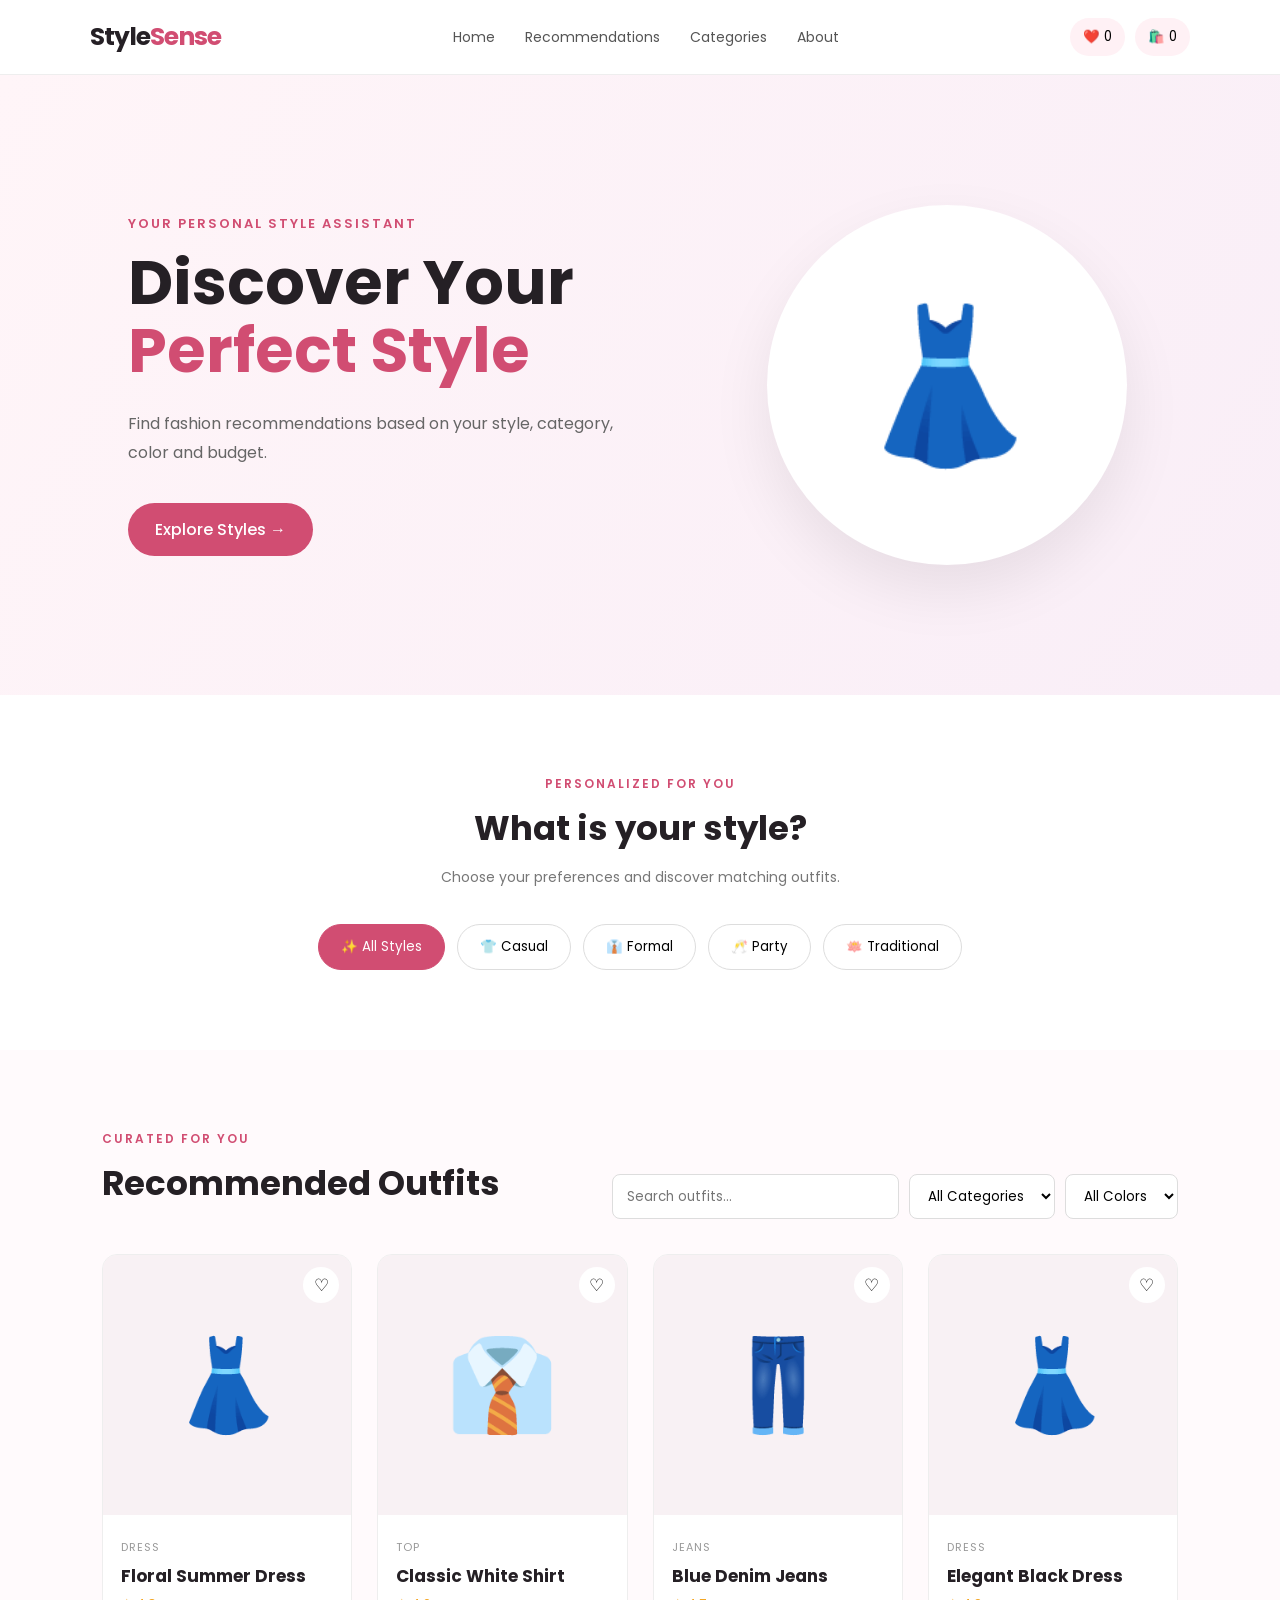
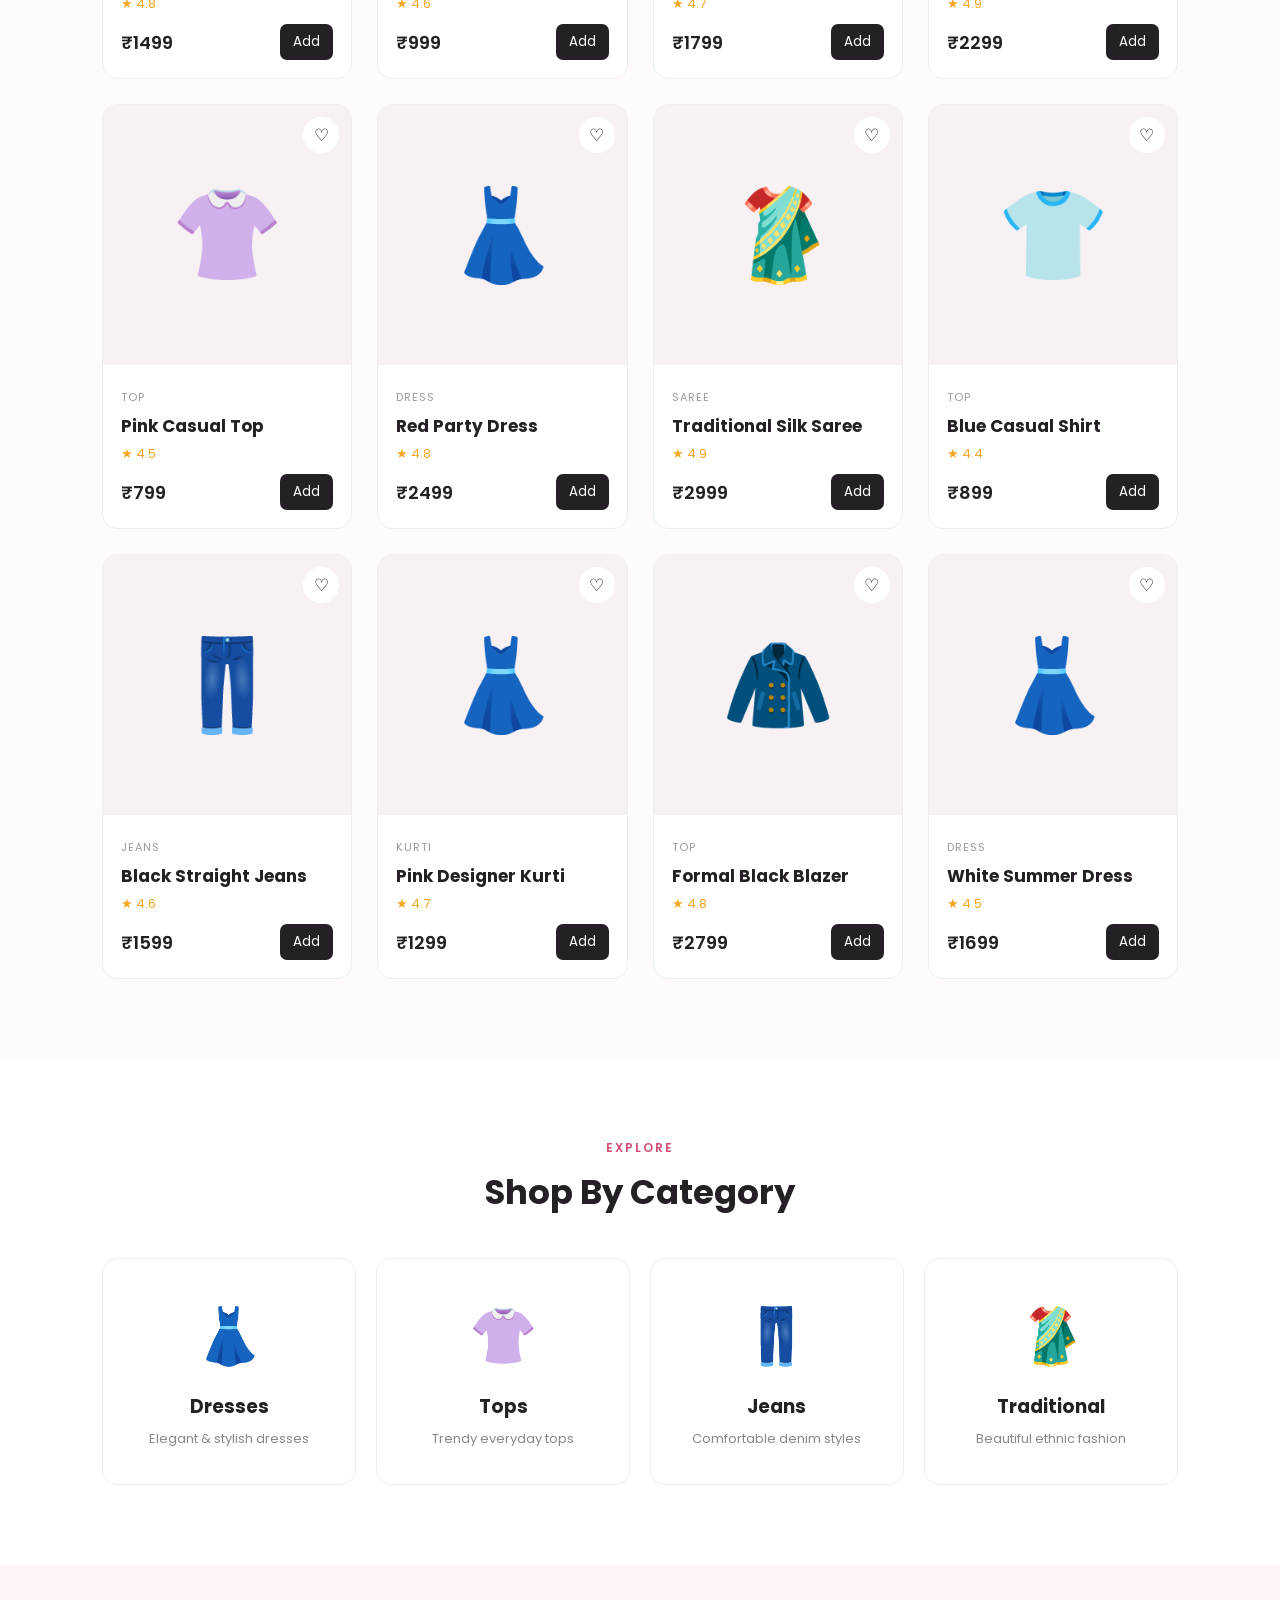
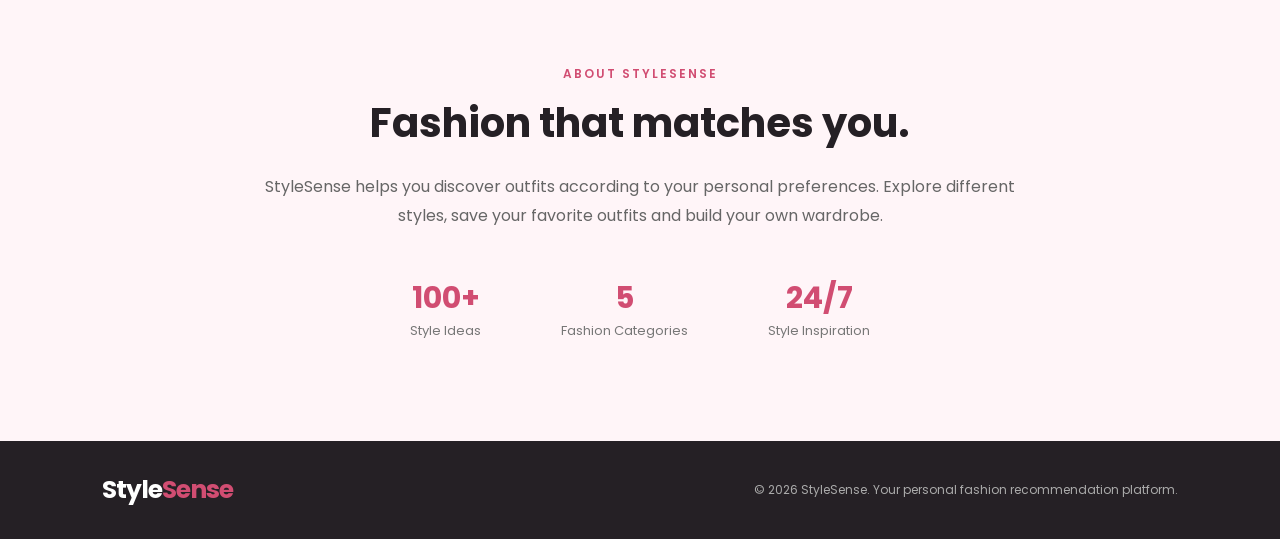
<file: index.html>
<!DOCTYPE html>
<html lang="en">
<head>
    <meta charset="UTF-8">
    <meta name="viewport" content="width=device-width, initial-scale=1.0">

    <title>StyleSense - Fashion Recommendation</title>

    <link rel="stylesheet" href="style.css">

    <!-- Google Font -->
    <link
        href="https://fonts.googleapis.com/css2?family=Poppins:wght@300;400;500;600;700&display=swap"
        rel="stylesheet"
    >
</head>

<body>

   <!-- ---------------------------NAVBAR--------------------------- -->

    <header class="navbar">

        <div class="logo">
            Style<span>Sense</span>
        </div>

        <nav>
            <a href="#home">Home</a>
            <a href="#recommendations">Recommendations</a>
            <a href="#categories">Categories</a>
            <a href="#about">About</a>
        </nav>

        <div class="nav-icons">

            <button id="favoriteBtn" class="icon-btn">
                ❤️ <span id="favoriteCount">0</span>
            </button>

            <button id="cartBtn" class="icon-btn">
                🛍️ <span id="cartCount">0</span>
            </button>

        </div>

    </header>


    <!-- ================= HERO SECTION ================= -->

    <section id="home" class="hero">

        <div class="hero-content">

            <p class="small-heading">YOUR PERSONAL STYLE ASSISTANT</p>

            <h1>
                Discover Your
                <span>Perfect Style</span>
            </h1>

            <p class="hero-text">
                Find fashion recommendations based on your style,
                category, color and budget.
            </p>

            <a href="#recommendations" class="hero-btn">
                Explore Styles →
            </a>

        </div>

        <div class="hero-image">
            <div class="fashion-circle">
                👗
            </div>
        </div>

    </section>


    

    <section class="style-section">

        <div class="section-title">

            <p>PERSONALIZED FOR YOU</p>

            <h2>What is your style?</h2>

            <span>
                Choose your preferences and discover matching outfits.
            </span>

        </div>

        <div class="style-options">

            <button class="style-btn active" data-style="all">
                ✨ All Styles
            </button>

            <button class="style-btn" data-style="casual">
                👕 Casual
            </button>

            <button class="style-btn" data-style="formal">
                👔 Formal
            </button>

            <button class="style-btn" data-style="party">
                🥂 Party
            </button>

            <button class="style-btn" data-style="traditional">
                🪷 Traditional
            </button>

        </div>

    </section>


    <!-- ----------------------RECOMMENDATIONS SECTION---------------------- -->

    <section id="recommendations" class="recommendation-section">

        <div class="section-heading">

            <div>
                <p>CURATED FOR YOU</p>
                <h2>Recommended Outfits</h2>
            </div>

            <div class="filters">

                <input
                    type="text"
                    id="searchInput"
                    placeholder="Search outfits..."
                >

                <select id="categoryFilter">

                    <option value="all">All Categories</option>
                    <option value="dress">Dresses</option>
                    <option value="top">Tops</option>
                    <option value="jeans">Jeans</option>
                    <option value="saree">Saree</option>
                    <option value="kurti">Kurti</option>

                </select>

                <select id="colorFilter">

                    <option value="all">All Colors</option>
                    <option value="black">Black</option>
                    <option value="white">White</option>
                    <option value="blue">Blue</option>
                    <option value="pink">Pink</option>
                    <option value="red">Red</option>

                </select>

            </div>

        </div>


        <!-- Products will be generated using JavaScript -->

        <div id="productContainer" class="product-grid"></div>

    </section>


   <!-- ----------------------CATEGORIES SECTION---------------------- -->

    <section id="categories" class="categories-section">

        <div class="section-title">

            <p>EXPLORE</p>

            <h2>Shop By Category</h2>

        </div>

        <div class="category-grid">

            <div class="category-card" data-category="dress">
                <div class="category-icon">👗</div>
                <h3>Dresses</h3>
                <p>Elegant & stylish dresses</p>
            </div>

            <div class="category-card" data-category="top">
                <div class="category-icon">👚</div>
                <h3>Tops</h3>
                <p>Trendy everyday tops</p>
            </div>

            <div class="category-card" data-category="jeans">
                <div class="category-icon">👖</div>
                <h3>Jeans</h3>
                <p>Comfortable denim styles</p>
            </div>

            <div class="category-card" data-category="traditional">
                <div class="category-icon">🥻</div>
                <h3>Traditional</h3>
                <p>Beautiful ethnic fashion</p>
            </div>

        </div>

    </section>


    <!-- --------------------ABOUT SECTION-------------------- -->

    <section id="about" class="about-section">

        <div class="about-content">

            <p>ABOUT STYLESENSE</p>

            <h2>Fashion that matches you.</h2>

            <p>
                StyleSense helps you discover outfits according to
                your personal preferences. Explore different styles,
                save your favorite outfits and build your own wardrobe.
            </p>

            <div class="about-features">

                <div>
                    <strong>100+</strong>
                    <span>Style Ideas</span>
                </div>

                <div>
                    <strong>5</strong>
                    <span>Fashion Categories</span>
                </div>

                <div>
                    <strong>24/7</strong>
                    <span>Style Inspiration</span>
                </div>

            </div>

        </div>

    </section>


    
    


<!-- ------------------------------------------FOOTER SECTION--------------------------------------- -->




    
    <footer>

        <div class="logo">
            Style<span>Sense</span>
        </div>

        <p>
            © 2026 StyleSense. Your personal fashion recommendation platform.
        </p>

    </footer>


    



    <!--======================== CART MODEL================================================================= -->

    <div id="cartModal" class="modal">

        <div class="modal-content">

            <button id="closeCart" class="close-btn">×</button>

            <h2>Your Cart 🛍️</h2>

            <div id="cartItems"></div>

            <div class="cart-total">
                Total: ₹<span id="cartTotal">0</span>
            </div>

        </div>

    </div>


    <script src="script.js"></script>

</body>
</html>
</file>
<file: style.css>
* {
    margin: 0;
    padding: 0;
    box-sizing: border-box;
}

html {
    scroll-behavior: smooth;
}

body {
    font-family: "Poppins", sans-serif;
    background: #fffafc;
    color: #252025;
}

a {
    text-decoration: none;
    color: inherit;
}

button,
input,
select {
    font-family: inherit;
}


/* ========================================================================================
=================================NAVBAR ====================================================
============================================================================================*/

.navbar {
    width: 100%;
    height: 75px;

    display: flex;
    align-items: center;
    justify-content: space-between;

    padding: 0 7%;

    background: white;

    border-bottom: 1px solid #eee;

    position: sticky;
    top: 0;
    z-index: 1000;
}

.logo {
    font-size: 25px;
    font-weight: 700;
    letter-spacing: -1px;
}

.logo span {
    color: #d14d72;
}

.navbar nav {
    display: flex;
    gap: 30px;
}

.navbar nav a {
    font-size: 14px;
    color: #555;

    transition: 0.3s;
}

.navbar nav a:hover {
    color: #d14d72;
}

.nav-icons {
    display: flex;
    gap: 10px;
}

.icon-btn {
    background: #fff1f5;

    border: none;

    padding: 9px 13px;

    border-radius: 20px;

    cursor: pointer;

    transition: 0.3s;
}

.icon-btn:hover {
    background: #f8dce5;
}


/* ================================================================================================
==========================================HERO SECTION=============================================
=============================================================*/
.hero {
    min-height: 620px;

    display: flex;
    align-items: center;
    justify-content: space-between;

    padding: 80px 10%;

    background:
        linear-gradient(
            120deg,
            #fff5f8,
            #f9eef7
        );
}

.hero-content {
    width: 50%;
}

.small-heading {
    color: #d14d72;

    font-size: 13px;

    font-weight: 600;

    letter-spacing: 2px;

    margin-bottom: 15px;
}

.hero h1 {
    font-size: 62px;

    line-height: 1.1;

    margin-bottom: 25px;
}

.hero h1 span {
    color: #d14d72;
}

.hero-text {
    color: #666;

    max-width: 520px;

    line-height: 1.8;

    margin-bottom: 35px;
}

.hero-btn {
    display: inline-block;

    background: #d14d72;

    color: white;

    padding: 14px 27px;

    border-radius: 30px;

    font-weight: 500;

    transition: 0.3s;
}

.hero-btn:hover {
    transform: translateY(-3px);

    box-shadow: 0 10px 25px rgba(209, 77, 114, 0.25);
}

.hero-image {
    width: 40%;

    display: flex;

    justify-content: center;
}

.fashion-circle {
    width: 360px;
    height: 360px;

    border-radius: 50%;

    background: white;

    display: flex;

    align-items: center;
    justify-content: center;

    font-size: 150px;

    box-shadow: 0 25px 60px rgba(0, 0, 0, 0.08);
}

/* ============================================================================================
==================================STYLE SECTION================================================
================================================================================================*/
.style-section {
    padding: 80px 8%;

    background: white;

    text-align: center;
}

.section-title p,
.section-heading p,
.about-content > p:first-child {
    color: #d14d72;

    font-size: 12px;

    letter-spacing: 2px;

    font-weight: 600;

    margin-bottom: 10px;
}

.section-title h2,
.section-heading h2 {
    font-size: 34px;

    margin-bottom: 10px;
}

.section-title span {
    color: #777;

    font-size: 14px;
}

.style-options {
    margin-top: 35px;

    display: flex;

    justify-content: center;

    gap: 12px;

    flex-wrap: wrap;
}

.style-btn {
    padding: 12px 22px;

    border: 1px solid #ddd;

    background: white;

    border-radius: 25px;

    cursor: pointer;

    transition: 0.3s;
}

.style-btn:hover,
.style-btn.active {
    background: #d14d72;

    color: white;

    border-color: #d14d72;
}




/* =========================================================================================================
  ======================================RECOMMENDATION==RECOMMENDATION SECTION This recommends products=====
=============================================================================================================
*/

.recommendation-section {
    padding: 80px 8%;
}

.section-heading {
    display: flex;

    justify-content: space-between;

    align-items: end;

    margin-bottom: 35px;
}

.filters {
    display: flex;

    gap: 10px;

    flex-wrap: wrap;
}

.filters input,
.filters select {
    padding: 11px 14px;

    border: 1px solid #ddd;

    border-radius: 8px;

    background: white;

    outline: none;
}

.filters input:focus,
.filters select:focus {
    border-color: #d14d72;
}



/* =======================================================================================
===============================PRODUCTS GRID==============================================
===========================================================================================*/


.product-grid {
    display: grid;

    grid-template-columns:
        repeat(4, 1fr);

    gap: 25px;
}

.product-card {
    background: white;

    border-radius: 15px;

    overflow: hidden;

    border: 1px solid #eee;

    transition: 0.3s;

    position: relative;
}

.product-card:hover {
    transform: translateY(-7px);

    box-shadow:
        0 15px 35px rgba(0, 0, 0, 0.08);
}

.product-image {
    height: 260px;

    display: flex;

    align-items: center;

    justify-content: center;

    font-size: 90px;

    background: #f8f1f4;
}

.favorite {
    position: absolute;

    top: 12px;
    right: 12px;

    width: 36px;
    height: 36px;

    border-radius: 50%;

    border: none;

    background: white;

    cursor: pointer;

    font-size: 17px;
}

.favorite.active {
    color: #d14d72;
}

.product-info {
    padding: 18px;
}

.product-category {
    color: #999;

    font-size: 11px;

    text-transform: uppercase;

    letter-spacing: 1px;
}

.product-name {
    font-size: 17px;

    margin: 5px 0;
}

.product-rating {
    color: #f4a623;

    font-size: 13px;

    margin-bottom: 10px;
}

.product-bottom {
    display: flex;

    align-items: center;

    justify-content: space-between;
}

.price {
    font-size: 18px;

    font-weight: 600;
}

.add-cart {
    border: none;

    background: #252025;

    color: white;

    padding: 8px 13px;

    border-radius: 7px;

    cursor: pointer;

    transition: 0.3s;
}

.add-cart:hover {
    background: #d14d72;
}



/* ===================================
   CATEGORIES
   ====================================
 */

.categories-section {
    padding: 80px 8%;

    background: white;

    text-align: center;
}

.category-grid {
    display: grid;

    grid-template-columns:
        repeat(4, 1fr);

    gap: 20px;

    margin-top: 40px;
}

.category-card {
    padding: 35px 20px;

    border: 1px solid #eee;

    border-radius: 15px;

    cursor: pointer;

    transition: 0.3s;
}

.category-card:hover {
    transform: translateY(-5px);

    border-color: #d14d72;
}

.category-icon {
    font-size: 55px;

    margin-bottom: 15px;
}

.category-card h3 {
    margin-bottom: 8px;
}

.category-card p {
    color: #888;

    font-size: 13px;
}


/* =========================
   ABOUT
========================= */

.about-section {
    padding: 100px 12%;

    background: #fff5f8;

    text-align: center;
}

.about-content {
    max-width: 800px;

    margin: auto;
}

.about-content h2 {
    font-size: 40px;

    margin-bottom: 20px;
}

.about-content > p:not(:first-child) {
    color: #666;

    line-height: 1.8;
}

.about-features {
    display: flex;

    justify-content: center;

    gap: 80px;

    margin-top: 45px;
}

.about-features div {
    display: flex;

    flex-direction: column;
}

.about-features strong {
    font-size: 30px;

    color: #d14d72;
}

.about-features span {
    color: #777;

    font-size: 13px;
}


/* =========================
   FOOTER
========================= */

footer {
    padding: 30px 8%;

    background: #252025;

    color: white;

    display: flex;

    align-items: center;

    justify-content: space-between;
}

footer p {
    color: #aaa;

    font-size: 12px;
}





/* ======================================
    MODAL
    =====================================
 */




.modal {
    display: none;

    position: fixed;

    inset: 0;

    background: rgba(0, 0, 0, 0.5);

    z-index: 2000;

    align-items: center;

    justify-content: center;
}

.modal.show {
    display: flex;
}

.modal-content {
    width: 450px;

    max-width: 90%;

    background: white;

    border-radius: 15px;

    padding: 30px;

    position: relative;
}

.close-btn {
    position: absolute;

    right: 18px;
    top: 15px;

    border: none;

    background: none;

    font-size: 25px;

    cursor: pointer;
}

.modal-content h2 {
    margin-bottom: 25px;
}

.cart-item {
    display: flex;

    justify-content: space-between;

    align-items: center;

    padding: 12px 0;

    border-bottom: 1px solid #eee;
}

.cart-total {
    margin-top: 20px;

    text-align: right;

    font-size: 18px;

    font-weight: 600;
}



/* ==================================
         NO PRODUCTS
=====================================
 */





.no-products {
    grid-column: 1 / -1;

    text-align: center;

    padding: 50px;

    color: #777;
}






/* ====================================
   RESPONSIVE
=======================================

*/





@media (max-width: 1000px) {

    .product-grid {
        grid-template-columns:
            repeat(2, 1fr);
    }

    .category-grid {
        grid-template-columns:
            repeat(2, 1fr);
    }

    .hero h1 {
        font-size: 45px;
    }

    .navbar nav {
        display: none;
    }

}


@media (max-width: 700px) {

    .hero {
        flex-direction: column;

        text-align: center;

        gap: 50px;
    }

    .hero-content,
    .hero-image {
        width: 100%;
    }

    .fashion-circle {
        width: 250px;
        height: 250px;

        font-size: 100px;
    }

    .section-heading {
        flex-direction: column;

        align-items: flex-start;

        gap: 20px;
    }

    .product-grid {
        grid-template-columns: 1fr;
    }

    .category-grid {
        grid-template-columns: 1fr;
    }

    .about-features {
        flex-direction: column;

        gap: 25px;
    }

    footer {
        flex-direction: column;

        gap: 15px;

        text-align: center;
    }

}

@media (max-width: 450px) {

    .navbar {
        padding: 0 4%;
    }

    .hero {
        padding: 60px 5%;
    }

    .hero h1 {
        font-size: 38px;
    }

    .recommendation-section,
    .categories-section {
        padding: 60px 5%;
    }

    .filters {
        width: 100%;
    }

    .filters input,
    .filters select {
        width: 100%;
    }

}
</file>
